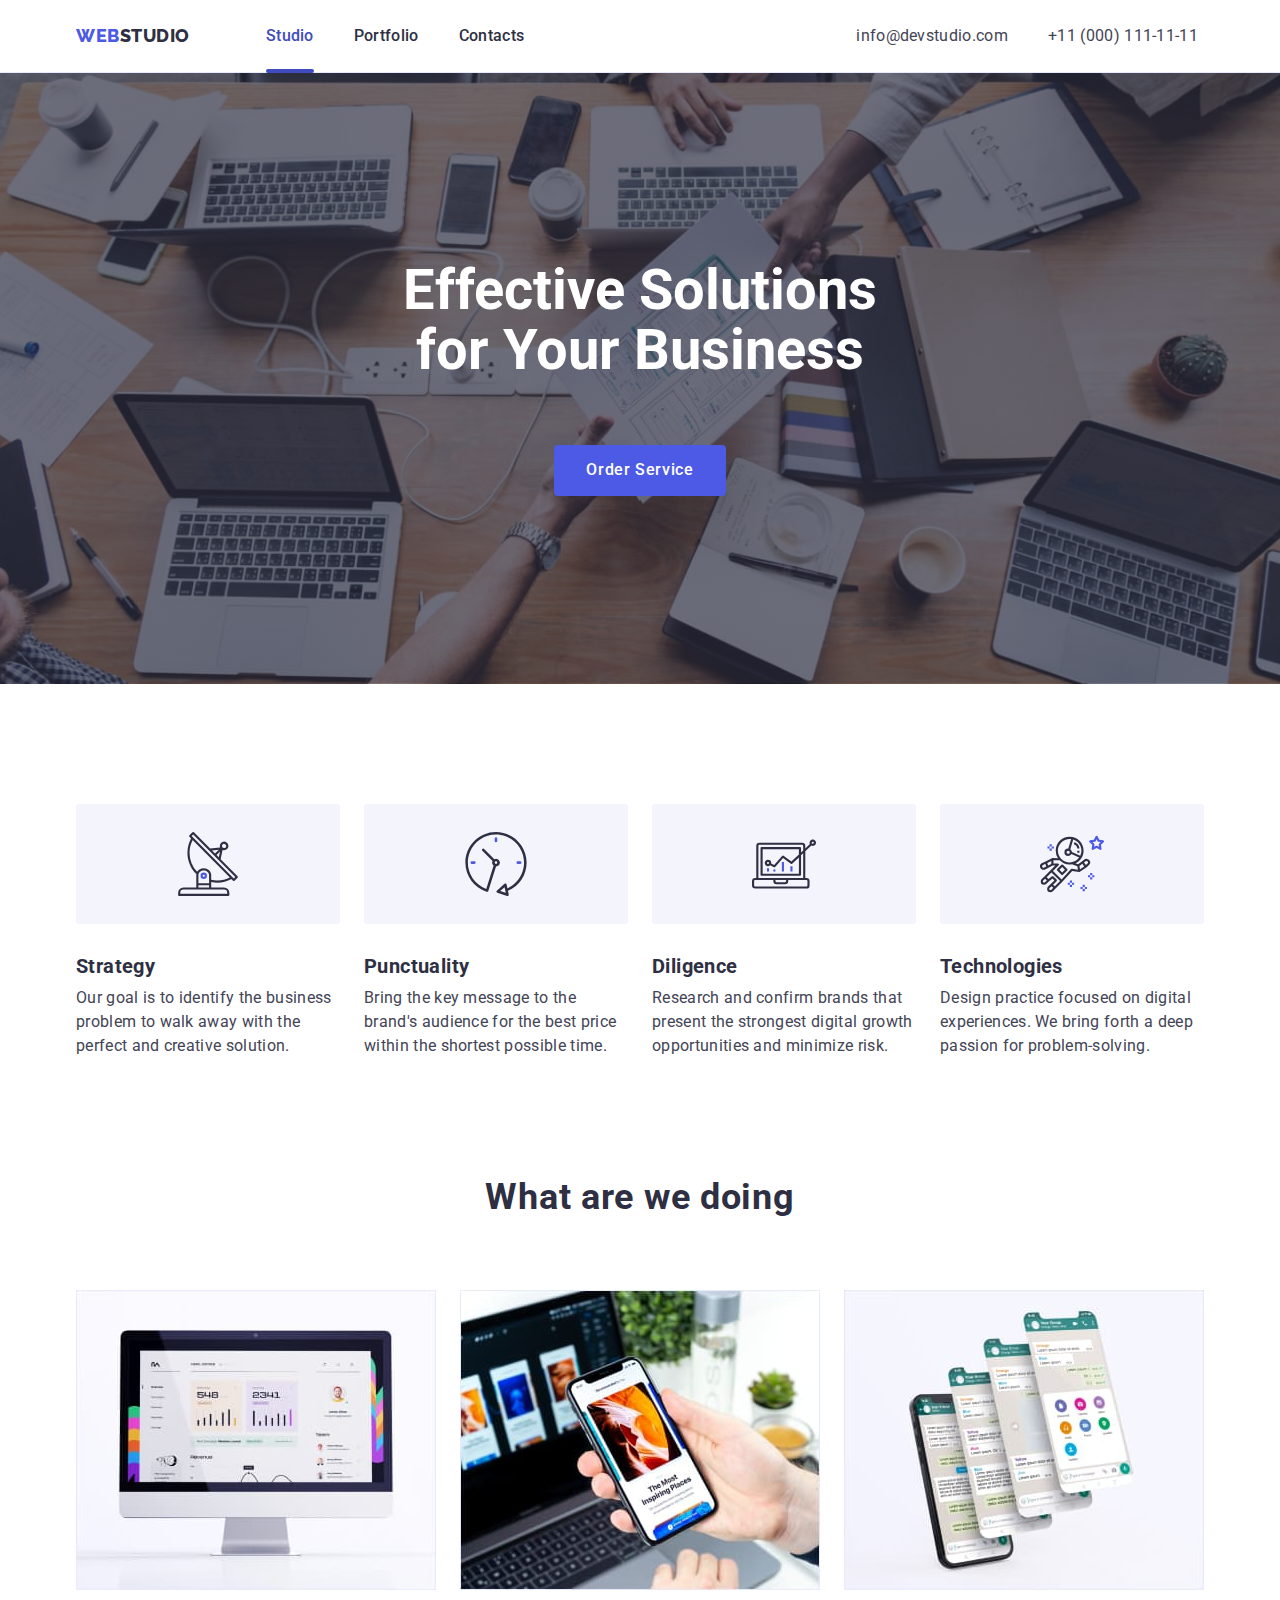
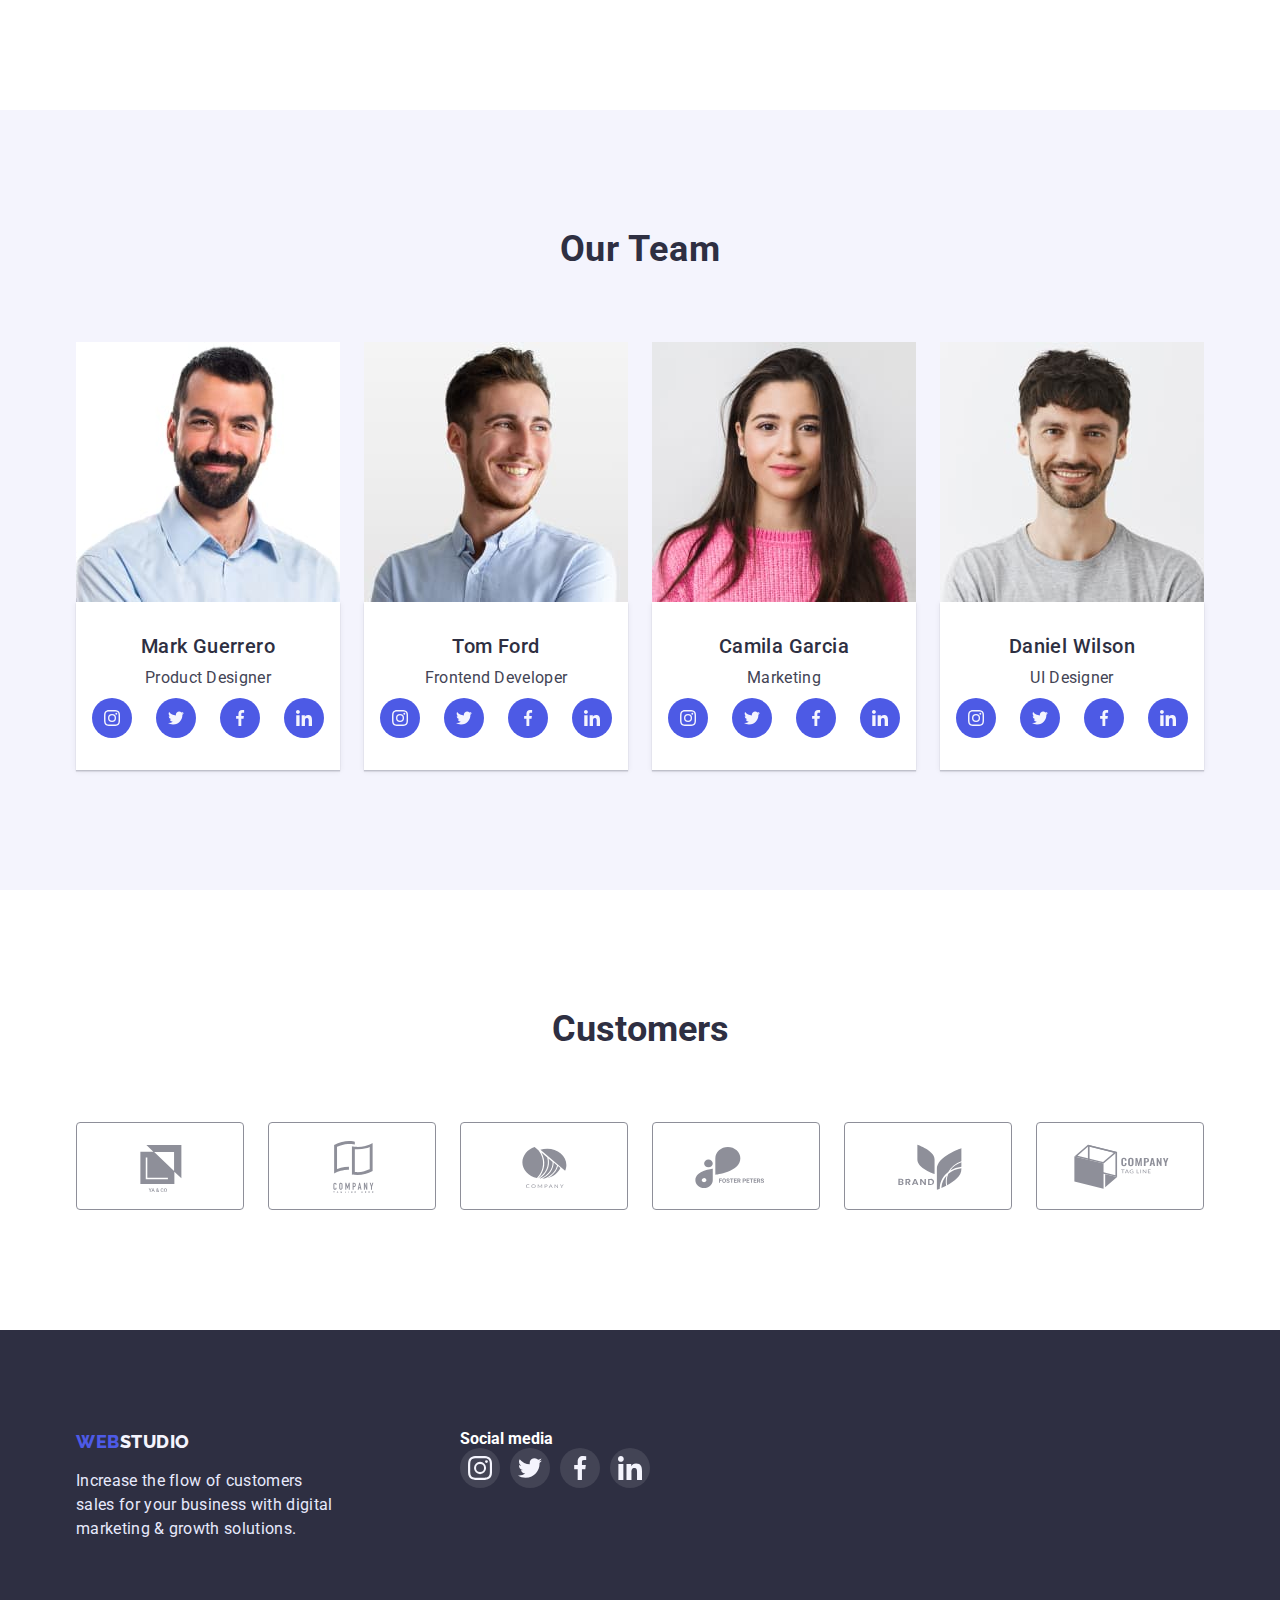
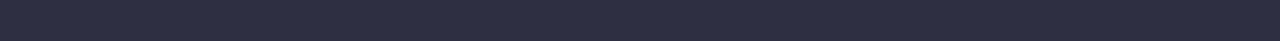
<file: index.html>
<!DOCTYPE html>
<html lang="en">

<head>
    <meta charset="UTF-8">
    <meta http-equiv="X-UA-Compatible" content="IE=edge">
    <meta name="viewport" content="width=device-width, initial-scale=1.0">
    <link rel="stylesheet"
        href="https://cdnjs.cloudflare.com/ajax/libs/modern-normalize/1.1.0/modern-normalize.min.css">
    <link rel="stylesheet" href="./css/styles.css">
    <link
        href="https://fonts.googleapis.com/css2?family=Raleway:wght@700;800&family=Roboto:wght@400;500;700;900&display=swap"
        rel="stylesheet">
    <title>Document</title>
</head>

<body>
    <header class="header">
        <div class="container ">
            <nav class="navation">
                <a href="" class="logo">WEB<span class="logo-studio">STUDIO</span></a>
                <ul class="list-nav list">
                    <li class="item-nav"><a class="link-nav active" href="./index.html">Studio</a></li>
                    <li class="item-nav"><a class="link-nav" href="./portfolio.html">Portfolio</a></li>
                    <li class="item-nav"><a class="link-nav" href="">Contacts</a></li>
                </ul>

                <address class="address">
                    <ul class="list-address list">
                        <li class="item-address"><a class="link-address"
                                href="mailto:info@devstudio.com">info@devstudio.com</a></li>
                        <li class="item-address"><a class="link-address" href="tel:+110001111111">+11 (000)
                                111-11-11</a>
                        </li>
                    </ul>
                </address>
            </nav>
        </div>
    </header>

    <main class="content">
        <section class="section-hero section">
            <div class="container ">
                <h1 class="hero-title">Effective Solutions <br>for Your Business</h1>
                <button class="hero-button" type="button" data-modal-open>Order Service</button>
            </div>
            <div class="backdrop is-hidden" data-modal>
                <div class="modal">
                    <button type="button" class="close-btn" data-modal-close>
                        <svg class="close-icon">
                            <use href="./images/symbol-defs.svg#close"></use>
                        </svg>
                    </button>
                </div>
            </div>
        </section>
        <section class="section our-qualities">
            <div class="container">

                <h2 class="subtitle invisible">our qualities</h2>
                <ul class="list">
                    <li class="item item-qualities">
                        <div class="div-icon">
                            <svg class="icon" width="64" height="64">
                                <use href="./images/symbol-defs.svg#antenna"></use>
                            </svg>
                        </div>
                        <h3 class="quality-title">Strategy</h3>
                        <p class="quality-text">Our goal is to identify the business
                            problem to walk away with the perfect and creative solution.</p>
                    </li>
                    <li class="item item-qualities">
                        <div class="div-icon">
                            <svg class="icon" width="64" height="64">
                                <use href="./images/symbol-defs.svg#clock"></use>
                            </svg>
                        </div>
                        <h3 class="quality-title">Punctuality</h3>
                        <p class="quality-text">Bring the key message to the brand's audience for the best price
                            within
                            the
                            shortest possible
                            time.</p>
                    </li>
                    <li class="item item-qualities">
                        <div class="div-icon">
                            <svg class="icon" width="64" height="64">
                                <use href="./images/symbol-defs.svg#diagram"></use>
                            </svg>
                        </div>
                        <h3 class="quality-title">Diligence</h3>
                        <p class="quality-text">Research and confirm brands that present the strongest digital
                            growth
                            opportunities and minimize
                            risk.</p>
                    </li>
                    <li class="item item-qualities">
                        <div class="div-icon">
                            <svg class="icon" width="64" height="64">
                                <use href="./images/symbol-defs.svg#astronaut"></use>
                            </svg>
                        </div>
                        <h3 class="quality-title">Technologies</h3>
                        <p class="quality-text">Design practice focused on digital experiences. We bring forth a
                            deep
                            passion for
                            problem-solving.</p>
                    </li>
                </ul>
            </div>
        </section>

        <section class="section-what">
            <div class="container">
                <h2 class="subtitle-what">What are we doing</h2>
                <ul class="list">
                    <li class="item"><img class="images" src="./images/computer.jpg" alt="computer" width="360"></li>
                    <li class="item"><img class="images" src="./images/notebook.jpg" alt="notebook" width="360"></li>
                    <li class="item"><img class="images" src="./images/smartphone.jpg" alt="smartphone" width="360">
                    </li>
                </ul>
            </div>
        </section>


        <section class="section-team section">
            <div class="container team-div-section">
                <h2 class="team-title">Our Team</h2>
                <ul class="list">
                    <li class="item">
                        <img class="images" src="./images/mark_guerrero.jpg" alt="Mark Guerrero" width="264">
                        <div class="team-div">
                            <h3 class="team-subtitle mark">Mark Guerrero</h3>
                            <p class="team-text">Product Designer</p>
                            <ul class="social-team">
                                <li class="social-item"><a href="" class="icon-social"><svg class="icon-soc" width="16"
                                            height="16">
                                            <use href="./images/symbol-defs.svg#instagram"></use>
                                        </svg></a></li>
                                <li class="social-item"><a href="" class="icon-social"><svg class="icon-soc" width="16"
                                            height="16">
                                            <use href="./images/symbol-defs.svg#twitter"></use>
                                        </svg></a></li>
                                <li class="social-item"><a href="" class="icon-social"><svg class="icon-soc" width="16"
                                            height="16">
                                            <use href="./images/symbol-defs.svg#facebook"></use>
                                        </svg></a></li>
                                <li class="social-item"><a href="" class="icon-social"><svg class="icon-soc" width="16"
                                            height="16">
                                            <use href="./images/symbol-defs.svg#linkedin"></use>
                                        </svg></a></li>
                            </ul>
                        </div>
                    </li>
                    <li class="item">
                        <img class="images" src="./images/tom_ford.jpg" alt="Tom Ford" width="264">
                        <div class="team-div">
                            <h3 class="team-subtitle">Tom Ford</h3>
                            <p class="team-text">Frontend Developer</p>
                            <ul class="social-team">
                                <li class="social-item"><a href="" class="icon-social"><svg class="icon-soc" width="16"
                                            height="16">
                                            <use href="./images/symbol-defs.svg#instagram"></use>
                                        </svg></a></li>
                                <li class="social-item"><a href="" class="icon-social"><svg class="icon-soc" width="16"
                                            height="16">
                                            <use href="./images/symbol-defs.svg#twitter"></use>
                                        </svg></a></li>
                                <li class="social-item"><a href="" class="icon-social"><svg class="icon-soc" width="16"
                                            height="16">
                                            <use href="./images/symbol-defs.svg#facebook"></use>
                                        </svg></a></li>
                                <li class="social-item"><a href="" class="icon-social"><svg class="icon-soc" width="16"
                                            height="16">
                                            <use href="./images/symbol-defs.svg#linkedin"></use>
                                        </svg></a></li>
                            </ul>
                        </div>
                    </li>
                    <li class="item">
                        <img class="images" src="./images/camila_garcia.jpg" alt="Camila Garcia" width="264">
                        <div class="team-div">
                            <h3 class="team-subtitle">Camila Garcia</h3>
                            <p class="team-text">Marketing</p>
                            <ul class="social-team">
                                <li class="social-item"><a href="" class="icon-social"><svg class="icon-soc" width="16"
                                            height="16">
                                            <use href="./images/symbol-defs.svg#instagram"></use>
                                        </svg></a></li>
                                <li class="social-item"><a href="" class="icon-social"><svg class="icon-soc" width="16"
                                            height="16">
                                            <use href="./images/symbol-defs.svg#twitter"></use>
                                        </svg></a></li>
                                <li class="social-item"><a href="" class="icon-social"><svg class="icon-soc" width="16"
                                            height="16">
                                            <use href="./images/symbol-defs.svg#facebook"></use>
                                        </svg></a></li>
                                <li class="social-item"><a href="" class="icon-social"><svg class="icon-soc" width="16"
                                            height="16">
                                            <use href="./images/symbol-defs.svg#linkedin"></use>
                                        </svg></a></li>
                            </ul>
                        </div>
                    </li>
                    <li class="item">
                        <img class="images" src="./images/daniel_wilson.jpg" alt="Daniel Wilson" width="264">
                        <div class="team-div">
                            <h3 class="team-subtitle">Daniel Wilson</h3>
                            <p class="team-text">UI Designer</p>
                            <ul class="social-team">
                                <li class="social-item"><a href="" class="icon-social"><svg class="icon-soc" width="16"
                                            height="16">
                                            <use href="./images/symbol-defs.svg#instagram"></use>
                                        </svg></a></li>
                                <li class="social-item"><a href="" class="icon-social"><svg class="icon-soc" width="16"
                                            height="16">
                                            <use href="./images/symbol-defs.svg#twitter"></use>
                                        </svg></a></li>
                                <li class="social-item"><a href="" class="icon-social"><svg class="icon-soc" width="16"
                                            height="16">
                                            <use href="./images/symbol-defs.svg#facebook"></use>
                                        </svg></a></li>
                                <li class="social-item"><a href="" class="icon-social"><svg class="icon-soc" width="16"
                                            height="16">
                                            <use href="./images/symbol-defs.svg#linkedin"></use>
                                        </svg></a></li>
                            </ul>
                        </div>
                    </li>
                </ul>
            </div>
        </section>
        <section class="section_custumers">
            <div class="div-commpany">
                <h2 class="title-customers">Customers</h2>
                <ul class="list-commpany">
                    <li class="social-commpany"><a href="" class="commpany"><svg class="icon-commpany" width="104"
                                height="56">
                                <use href="./images/symbol-defs.svg#Logo"></use>
                            </svg></a></li>
                    <li class="social-commpany"><a href="" class="commpany"><svg class="icon-commpany" width="104"
                                height="56">
                                <use href="./images/symbol-defs.svg#Logo-1"></use>
                            </svg></a></li>
                    <li class="social-commpany"><a href="" class="commpany"><svg class="icon-commpany" width="104"
                                height="56">
                                <use href="./images/symbol-defs.svg#Logo-2"></use>
                            </svg></a></li>
                    <li class="social-commpany"><a href="" class="commpany"><svg class="icon-commpany" width="104"
                                height="56">
                                <use href="./images/symbol-defs.svg#Logo-3"></use>
                            </svg></a></li>
                    <li class="social-commpany"><a href="" class="commpany"><svg class="icon-commpany" width="104"
                                height="56">
                                <use href="./images/symbol-defs.svg#Logo-4"></use>
                            </svg></a></li>
                    <li class="social-commpany"><a href="" class="commpany"><svg class="icon-commpany" width="104"
                                height="56">
                                <use href="./images/symbol-defs.svg#Logo-5"></use>
                            </svg></a></li>
                </ul>
            </div>
        </section>
    </main>

    <footer class="footer">
        <div class="container footer-container">
            <div class="div-posicion">
                <div class="div-web">
                    <a href="" class="logo">WEB<span class="logo-footer">STUDIO</span></a>
                    <p class="text-footer">Increase the flow of customers sales for your business with digital marketing
                        &
                        growth solutions.</p>
                </div>
                <div class="footer-social">
                    <h4 class="footer-title-social">Social media</h4>
                    <ul class="footer-list-social list">
                        <li class="social-item-footer"><a href="" class="icon-social-footer"><svg class="icon-soc"
                                    width="24" height="24">
                                    <use href="./images/symbol-defs.svg#instagram"></use>
                                </svg></a></li>
                        <li class="social-item-footer"><a href="" class="icon-social-footer"><svg class="icon-soc"
                                    width="24" height="24">
                                    <use href="./images/symbol-defs.svg#twitter"></use>
                                </svg></a></li>
                        <li class="social-item-footer"><a href="" class="icon-social-footer"><svg class="icon-soc"
                                    width="24" height="24">
                                    <use href="./images/symbol-defs.svg#facebook"></use>
                                </svg></a></li>
                        <li class="social-item-footer"><a href="" class="icon-social-footer"><svg class="icon-soc"
                                    width="24" height="24">
                                    <use href="./images/symbol-defs.svg#linkedin"></use>
                                </svg></a></li>
                    </ul>
                </div>
            </div>
        </div>
    </footer>
    <script src="./js/modal.js"></script>
</body>

</html>
</file>
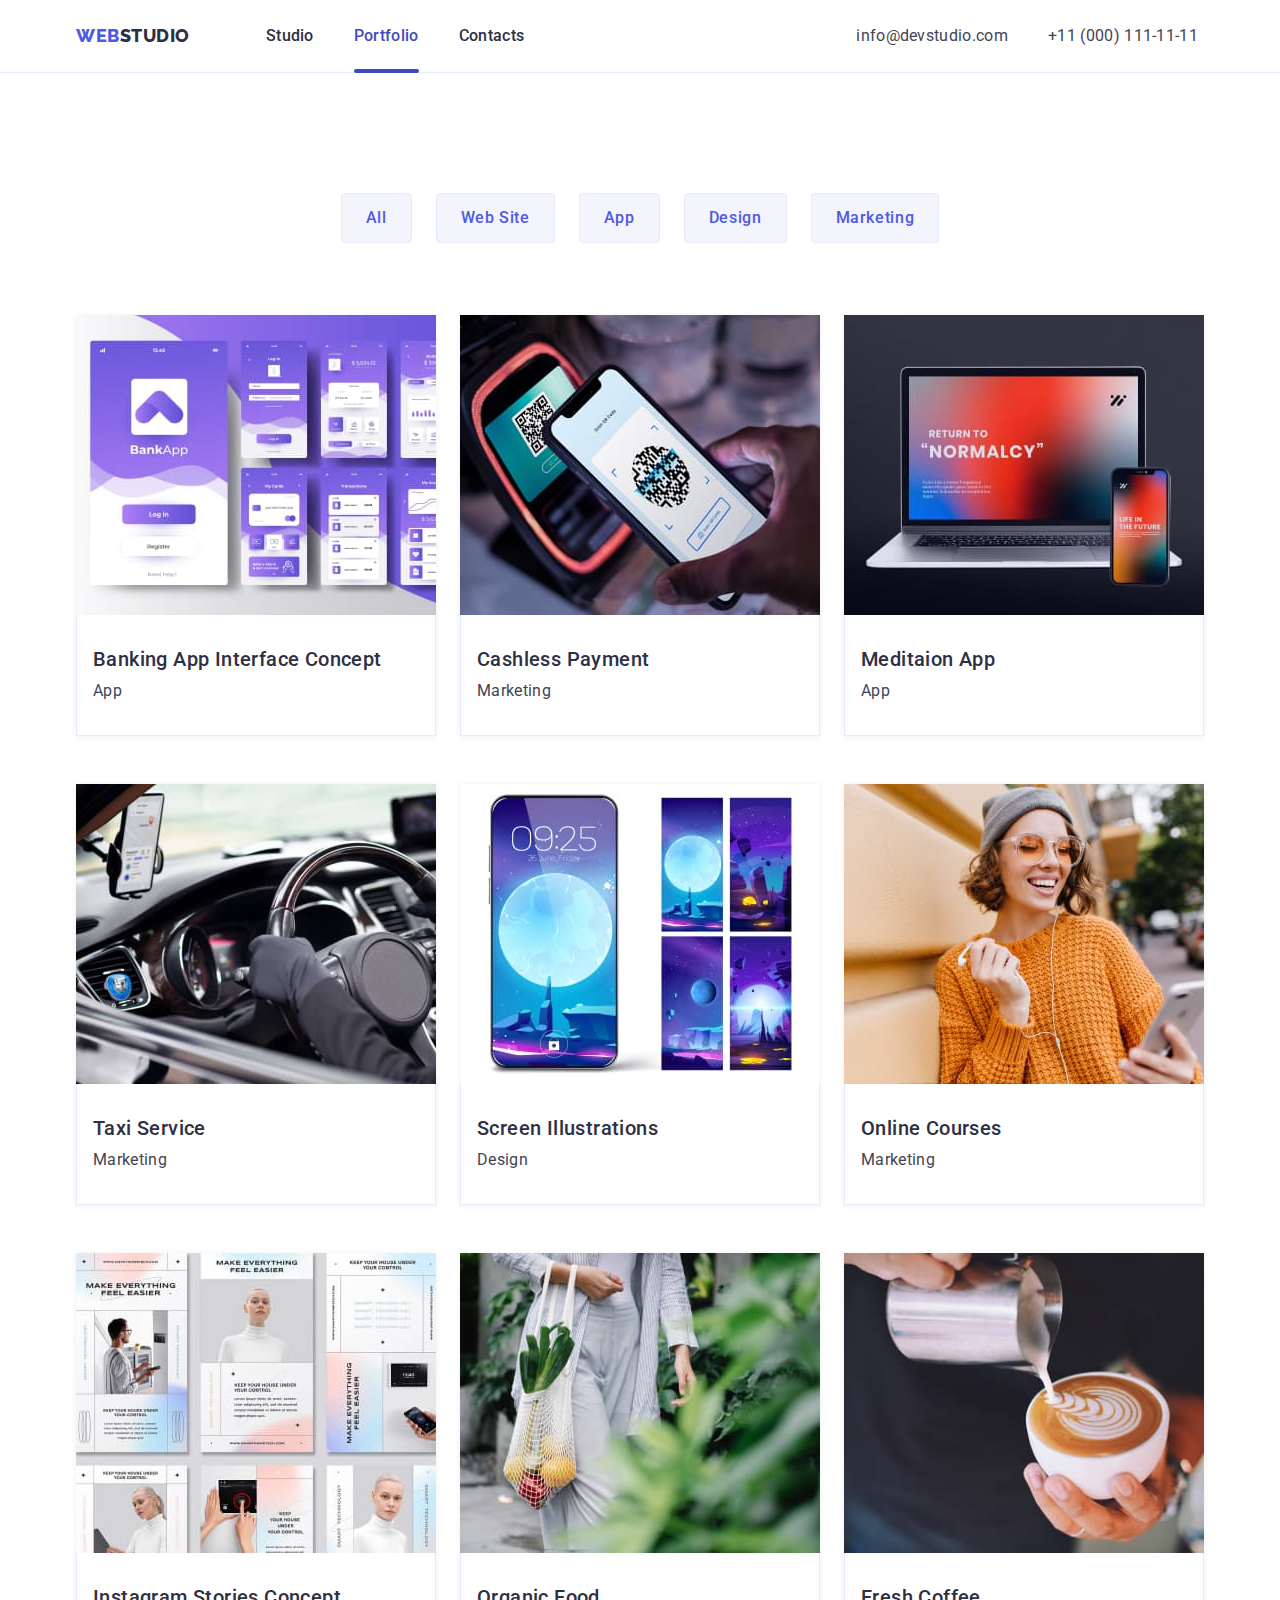
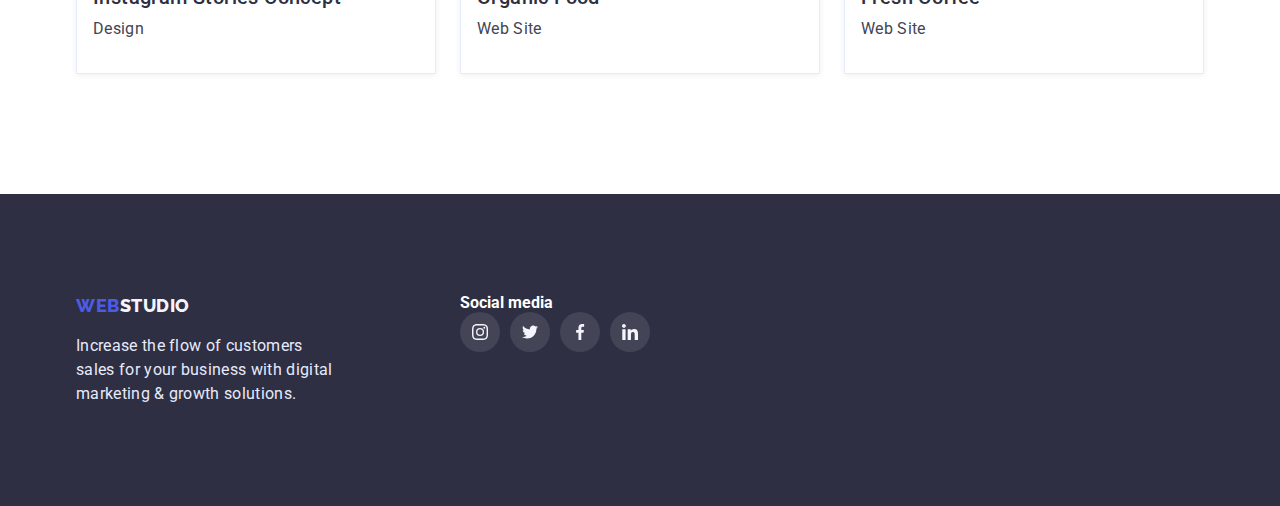
<file: portfolio.html>
<!DOCTYPE html>
<html lang="en">

<head>
    <meta charset="UTF-8">
    <meta http-equiv="X-UA-Compatible" content="IE=edge">
    <meta name="viewport" content="width=device-width, initial-scale=1.0">
    <link rel="stylesheet"
        href="https://cdnjs.cloudflare.com/ajax/libs/modern-normalize/1.1.0/modern-normalize.min.css">
    <link rel="stylesheet" href="./css/styles.css">
    <link
        href="https://fonts.googleapis.com/css2?family=Raleway:wght@700;800&family=Roboto:wght@400;500;700;900&display=swap"
        rel="stylesheet">
    <title>Document</title>
</head>

<body>
    <header class="header">
        <div class="container ">
            <nav class="navation">
                <a href="" class="logo">WEB<span class="logo-studio">STUDIO</span></a>
                <ul class="list-nav list">
                    <li class="item-nav"><a class="link-nav" href="./index.html">Studio</a></li>
                    <li class="item-nav"><a class="link-nav active" href="./portfolio.html">Portfolio</a></li>
                    <li class="item-nav"><a class="link-nav" href="">Contacts</a></li>
                </ul>

                <address class="address">
                    <ul class="list-address list">
                        <li class="item-address"><a class="link-address"
                                href="mailto:info@devstudio.com">info@devstudio.com</a></li>
                        <li class="item-address"><a class="link-address" href="tel:+110001111111">+11 (000)
                                111-11-11</a>
                        </li>
                    </ul>
                </address>
            </nav>
        </div>
    </header>

    <main>
        <section class="section-portfolio">
            <div class="container">
                <h1 class="title-portfolio">Portfolio</h1>
                <ul class="list-button">
                    <li class="item-portfolio"><button class="button-portfolio" type="button">All</button></li>
                    <li class="item-portfolio"><button class="button-portfolio" type="button">Web Site</button></li>
                    <li class="item-portfolio"><button class="button-portfolio" type="button">App</button></li>
                    <li class="item-portfolio"><button class="button-portfolio" type="button">Design</button></li>
                    <li class="item-portfolio"><button class="button-portfolio" type="button">Marketing</button></li>
                </ul>
                <ul class="list-portfolio">

                    <li class="item-images">
                        <a href="" class="portfolio-link">
                            <div class="portfolio-thumb">
                                <div class="portfolio-overlay">
                                    <p class="transition-text">
                                        14 Stylish and User-Friendly App Design Concepts · Task
                                        Manager App · Calorie Tracker App · Exotic Fruit Ecommerce
                                        App · Cloud Storage App
                                    </p>
                                </div>

                                <img class="images" src="./images-portfolio/application.jpg" alt="application"
                                    Width="360" Height="300">
                            </div>
                            <div class="class images-div">
                                <h2 class="subtitle-portfolio">Banking App Interface Concept</h2>
                                <p class="text-portfolio">App</p>
                            </div>
                        </a>
                    </li>
                    <li class="item-images">
                        <a href="" class="portfolio-link">
                            <div class="portfolio-thumb">
                                <div class="portfolio-overlay">
                                    <p class="transition-text">
                                        14 Stylish and User-Friendly App Design Concepts · Task
                                        Manager App · Calorie Tracker App · Exotic Fruit Ecommerce
                                        App · Cloud Storage App
                                    </p>
                                </div>
                                <img class="images" src="./images-portfolio/contactless-payment.jpg"
                                    alt="contactless_payment" width="360" height="300">
                            </div>
                            <div class="class images-div">
                                <h2 class="subtitle-portfolio">Cashless Payment</h2>
                                <p class="text-portfolio">Marketing</p>
                            </div>
                        </a>
                    </li>
                    <li class="item-images">
                        <a href="" class="portfolio-link">
                            <div class="portfolio-thumb">
                                <div class="portfolio-overlay">
                                    <p class="transition-text">
                                        14 Stylish and User-Friendly App Design Concepts · Task
                                        Manager App · Calorie Tracker App · Exotic Fruit Ecommerce
                                        App · Cloud Storage App
                                    </p>
                                </div>
                                <img class="images" src="./images-portfolio/notebook.jpg" alt="notebook" width="360"
                                    height="300">
                            </div>
                            <div class="class images-div">
                                <h2 class="subtitle-portfolio">Meditaion App</h2>
                                <p class="text-portfolio">App</p>
                            </div>
                        </a>
                    </li>
                    <li class="item-images">
                        <a href="" class="portfolio-link">
                            <div class="portfolio-thumb">
                                <div class="portfolio-overlay">
                                    <p class="transition-text">
                                        14 Stylish and User-Friendly App Design Concepts · Task
                                        Manager App · Calorie Tracker App · Exotic Fruit Ecommerce
                                        App · Cloud Storage App
                                    </p>
                                </div>
                                <img class="images" src="./images-portfolio/car.jpg" alt="car" width="360" height="300">
                            </div>
                            <div class="class images-div">
                                <h2 class="subtitle-portfolio">Taxi Service</h2>
                                <p class="text-portfolio">Marketing</p>
                            </div>
                        </a>
                    <li class="item-images">
                        <a href="" class="portfolio-link">
                            <div class="portfolio-thumb">
                                <div class="portfolio-overlay">
                                    <p class="transition-text">
                                        14 Stylish and User-Friendly App Design Concepts · Task
                                        Manager App · Calorie Tracker App · Exotic Fruit Ecommerce
                                        App · Cloud Storage App
                                    </p>
                                </div>
                                <img class="images" src="./images-portfolio/smartphone.jpg" alt="smartphone" width="360"
                                    height="300">
                            </div>
                            <div class="class images-div">
                                <h2 class="subtitle-portfolio">Screen Illustrations</h2>
                                <p class="text-portfolio">Design</p>
                            </div>
                        </a>
                    </li>
                    <li class="item-images">
                        <a href="" class="portfolio-link">
                            <div class="portfolio-thumb">
                                <div class="portfolio-overlay">
                                    <p class="transition-text">
                                        14 Stylish and User-Friendly App Design Concepts · Task
                                        Manager App · Calorie Tracker App · Exotic Fruit Ecommerce
                                        App · Cloud Storage App
                                    </p>
                                </div>
                                <img class="images" src="./images-portfolio/gilr.jpg" alt="gilr" width="360"
                                    height="300">
                            </div>
                            <div class="class images-div">
                                <h2 class="subtitle-portfolio">Online Courses</h2>
                                <p class="text-portfolio">Marketing</p>
                            </div>
                        </a>
                    </li>
                    <li class="item-images">
                        <a href="" class="portfolio-link">
                            <div class="portfolio-thumb">
                                <div class="portfolio-overlay">
                                    <p class="transition-text">
                                        14 Stylish and User-Friendly App Design Concepts · Task
                                        Manager App · Calorie Tracker App · Exotic Fruit Ecommerce
                                        App · Cloud Storage App
                                    </p>
                                </div>
                                <img class="images" src="./images-portfolio/website.jpg" alt="website" width="360"
                                    height="300">
                            </div>
                            <div class="class images-div">
                                <h2 class="subtitle-portfolio">Instagram Stories Concept</h2>
                                <p class="text-portfolio">Design</p>
                            </div>
                        </a>
                    </li>
                    <li class="item-images">
                        <a href="" class="portfolio-link">
                            <div class="portfolio-thumb">
                                <div class="portfolio-overlay">
                                    <p class="transition-text">
                                        14 Stylish and User-Friendly App Design Concepts · Task
                                        Manager App · Calorie Tracker App · Exotic Fruit Ecommerce
                                        App · Cloud Storage App
                                    </p>
                                </div>
                                <img class="images" src="./images-portfolio/fruit.jpg" alt="fruit" width="360"
                                    height="300">
                            </div>
                            <div class="class images-div">
                                <h2 class="subtitle-portfolio">Organic Food</h2>
                                <p class="text-portfolio">Web Site</p>
                            </div>
                        </a>
                    </li>
                    <li class="item-images">
                        <a href="" class="portfolio-link">
                            <div class="portfolio-thumb">
                                <div class="portfolio-overlay">
                                    <p class="transition-text">
                                        14 Stylish and User-Friendly App Design Concepts · Task
                                        Manager App · Calorie Tracker App · Exotic Fruit Ecommerce
                                        App · Cloud Storage App
                                    </p>
                                </div>
                                <img class="images" src="./images-portfolio/coffee.jpg" alt="coffee" width="360"
                                    height="300">
                            </div>
                            <div class="class images-div">
                                <h2 class="subtitle-portfolio">Fresh Coffee</h2>
                                <p class="text-portfolio">Web Site</p>
                            </div>
                        </a>
                    </li>
                </ul>
            </div>
        </section>
    </main>
    <footer class="footer">
        <div class="container footer-container">
            <div class="div-posicion">
                <div class="div-web">
                    <a href="" class="logo">WEB<span class="logo-footer">STUDIO</span></a>
                    <p class="text-footer">Increase the flow of customers sales for your business with digital marketing
                        &
                        growth solutions.</p>
                </div>
                <div class="footer-social">
                    <h4 class="footer-title-social">Social media</h4>
                    <ul class="footer-list-social list">
                        <li class="social-item-footer"><a href="" class="icon-social-footer"><svg class="icon-soc"
                                    width="16" height="16">
                                    <use href="./images/symbol-defs.svg#instagram"></use>
                                </svg></a></li>
                        <li class="social-item-footer"><a href="" class="icon-social-footer"><svg class="icon-soc"
                                    width="16" height="16">
                                    <use href="./images/symbol-defs.svg#twitter"></use>
                                </svg></a></li>
                        <li class="social-item-footer"><a href="" class="icon-social-footer"><svg class="icon-soc"
                                    width="16" height="16">
                                    <use href="./images/symbol-defs.svg#facebook"></use>
                                </svg></a></li>
                        <li class="social-item-footer"><a href="" class="icon-social-footer"><svg class="icon-soc"
                                    width="16" height="16">
                                    <use href="./images/symbol-defs.svg#linkedin"></use>
                                </svg></a></li>
                    </ul>
                </div>
            </div>
        </div>
    </footer>
</body>

</html>
</file>
<file: css/styles.css>
:root {
    --primary-header-color: #2E2F42;
    --body-color: #434455;
    --color-white: #ffffff;
    --color-footer: #E7E9FC;
    --color-hover: #404BBF;
    --color-logo-web: #4D5AE5;
    --team-background-color: #F4F4FD;
    --background: #FFFFFF;
    --color-border: #8E8F99;
    --background-footer-icon: #31D0AA;
    --icon-commpany: #AFB1B8;
    --cubic: cubic-bezier(0.4, 0, 0.2, 1);
}

.invisible {
    display: none;
}

h1,
h2,
h3,
h4,
h5,
h6,
p {
    margin: 0;
}

body {
    font-family: 'Roboto', sans-serif;
    color: var(--body-color);
}

.container {
    margin-left: auto;
    margin-right: auto;
    padding-left: 15px;
    padding-right: 15px;
    width: 1158px;
}

.section {
    padding-top: 120px;
}

/*header*/
.header {
    border-bottom: 1px solid var(--color-footer);
}

.logo {
    color: var(--color-logo-web);
    font-family: 'Raleway';
    font-weight: 800;
    font-size: 18px;
    line-height: 1.33;
    letter-spacing: 0.03em;
    text-decoration: none;
}

.logo-studio {
    color: var(--primary-header-color);
}


.list {
    padding: 0;
    margin: 0;
    list-style: none;
}

.link-nav:hover,
.link-nav:focus {
    color: var(--color-hover)
}



.list-nav {
    display: flex;
    margin-left: 76px;

}

.item-nav+.item-nav {
    margin-left: 40px;
}

.link-nav {
    display: block;
    padding-top: 24px;
    padding-bottom: 24px;
    color: var(--primary-header-color);
    font-weight: 500;
    font-size: 16px;
    line-height: 1.5;
    letter-spacing: 0.02em;
    text-decoration: none;
    list-style: none;
    transition: color 250ms var(--cubic);
}


.link-nav.active {
    color: var(--color-hover);
    position: relative;
}

.active::after {
    position: absolute;
    bottom: -1px;
    content: "";
    display: block;
    width: 100%;
    height: 4px;
    background: #404bbf;
    border-radius: 2px;
}

.navation {
    display: flex;
    align-items: center;
    background: var(--background);
}

.list-address {
    display: flex;
    margin-left: 332px;
    ;
}

.item-address+.item-address {
    margin-left: 40px;
}

.link-address {
    display: inline-block;
    padding-top: 24px;
    padding-bottom: 24px;
    color: var(--body-color);
    font-style: normal;
    font-size: 16px;
    line-height: 1.5px;
    letter-spacing: 0.02em;
    text-decoration: none;
    list-style: none;
    transition: color 250ms var(--cubic);
}

.link-address:hover,
.link-address:focus {
    color: var(--color-hover)
}

/*hero*/
.section-hero {
    max-width: 1440px;
    margin-left: auto;
    margin-right: auto;
    text-align: center;
    background-color: var(--primary-header-color);
    background-image: linear-gradient(to right, rgba(46, 47, 66, 0.7), rgba(46, 47, 66, 0.7)), url(../images/people-office.jpg);
    background-repeat: no-repeat;
    background-position: 50% 50%;
    background-size: cover;
    padding-top: 188px;
    padding-bottom: 188px;
}

.hero-title {
    margin-left: 0;
    margin-right: 0;
    margin-top: 0;
    margin-bottom: 64px;
    color: var(--color-white);
    font-weight: 700;
    font-size: 56px;
    line-height: 1.07;
}

.hero-button {
    display: inline-block;
    cursor: pointer;
    border-radius: 4px;
    border: var(--color-logo-web);
    padding: 16px 32px;
    background-color: var(--color-logo-web);
    color: var(--color-white);
    font-family: inherit;
    font-weight: 500;
    font-size: 16px;
    line-height: 1.18;
    letter-spacing: 0.04em;
    transition: background-color 250ms var(--cubic);
}

.hero-button:hover,
.hero-button:focus {
    background-color: var(--color-hover);
    border: var(--color-hover);
}

/* модалка */
.backdrop {
    position: fixed;
    top: 0;
    left: 0;
    background-color: rgba(46, 47, 66, 0.4);
    width: 100%;
    height: 100%;
    opacity: 1;
    transition: opacity 250ms var(--cubic), visibility 250ms var(--cubic);
}

.is-hidden {
    visibility: hidden;
    opacity: 0;
    pointer-events: none;
}

.modal {
    position: absolute;
    left: 50%;
    top: 50%;
    min-width: 408px;
    min-height: 576px;

    padding: 24px;

    background: #fcfcfc;
    box-shadow: 0px 1px 1px rgba(0, 0, 0, 0.14), 0px 1px 3px rgba(0, 0, 0, 0.12),
        0px 2px 1px rgba(0, 0, 0, 0.2);
    border-radius: 4px;

    opacity: 1;
    transform: translate(-50%, -50%) scale(1);
    transition: transform 250ms var(--cubic), opacity 250ms var(--cubic);
}

.backdrop.is-hidden .modal {
    opacity: 0;
    transform: translate(-50%, -50%) scale(0.5);
}

.close-btn {
    position: absolute;
    top: 24px;
    right: 24px;

    display: flex;
    justify-content: center;
    align-items: center;

    width: 24px;
    height: 24px;

    border-radius: 50%;
    background: #e7e9fc;
    border: 1px solid rgba(0, 0, 0, 0.1);
    cursor: pointer;

    transition: backgroun-color 250ms var(--cubic), fill 250ms var(--cubic);
}

.close-btn:is(:hover, :focus) {
    background-color: var(--color-hover);
    fill: var(--background);
}

.close-icon {
    width: 8px;
    height: 8px;
}

/*section quality*/

.list {
    display: flex
}

.item-qualities {
    width: calc((100% - (24px * 3)) / 4);
}

.item+.item {
    margin-left: 24px;
}

.quality-title {
    margin-top: 0px;
    margin-bottom: 8px;
    color: var(--primary-header-color);
    font-weight: 700;
    font-size: 20px;
    line-height: 1.2;
    letter-spacing: 0.02em;
}

.quality-text {
    margin: 0;
    font-size: 16px;
    line-height: 1.5;
    letter-spacing: 0.02em;
}

/*section-what*/
.section-what {
    padding-top: 120px;
    padding-bottom: 120px;
}

.subtitle-what {
    margin: 0;
    color: var(--primary-header-color);
    font-weight: 700;
    font-size: 36px;
    line-height: 1.11;
    letter-spacing: 0.02em;
    text-align: center;
    margin-bottom: 72px;
    color: var(--primary-header-color);
    font-weight: 700;
    font-size: 36px;
    line-height: 1.11;
    letter-spacing: 0.02em;
}

/*section-oer team*/
.section-team {
    padding-bottom: 120px;
    background-color: var(--team-background-color);
}

.team-div {
    padding-top: 32px;
    padding-bottom: 32px;
}

.team-title {
    margin-top: 0;
    margin-bottom: 72px;
    color: var(--primary-header-color);
    font-weight: 700;
    font-size: 36px;
    line-height: 1.11;
    text-align: center;
    letter-spacing: 0.02em;
    text-transform: capitalize;
}

.team-subtitle {
    margin-top: 0;
    margin-bottom: 8px;
    color: var(--primary-header-color);
    font-weight: 500;
    font-size: 20px;
    line-height: 1.2;
    text-align: center;
    letter-spacing: 0.02em;
}

.images {
    display: block;
}

.team-text {
    margin-top: 0;
    margin-bottom: 8px;
    font-size: 16px;
    line-height: 1.5;
    text-align: center;
    letter-spacing: 0.02em;
}

.team-div {
    background-color: var(--background);
    box-shadow: 0px 1px 6px rgba(46, 47, 66, 0.08), 0px 1px 1px rgba(46, 47, 66, 0.16), 0px 2px 1px rgba(46, 47, 66, 0.08);
}

/*footer*/
.footer {
    background-color: var(--primary-header-color);
    padding-top: 100px;
    padding-bottom: 100px;
}



.logo-footer {
    color: var(--team-background-color);
    font-family: 'Raleway';
    font-weight: 800;
    font-size: 18px;
    line-height: 1.33;
    letter-spacing: 0.03em;
    text-decoration: none;
}

.text-footer {
    margin-top: 16px;
    margin-bottom: 0;
    width: 264px;
    color: var(--color-footer);
    font-size: 16px;
    line-height: 1.5;
    letter-spacing: 0.02em;
}

/*portfolio*/
.section-portfolio {
    padding-top: 120px;
    padding-bottom: 120px;
}

.title-portfolio {
    text-align: center;
}

.button-portfolio {
    padding-top: 12px;
    padding-bottom: 12px;
    padding-left: 24px;
    padding-right: 24px;
    border-radius: 4px;
    border: 1px solid var(--color-footer);
    background-color: var(--team-background-color);
    color: var(--color-logo-web);
    font-family: inherit;
    font-weight: 500;
    font-size: 16px;
    line-height: 1.5;
    letter-spacing: 0.04em;
    cursor: pointer;
    transition: color 250ms var(--cubic), box-shadow 250ms var(--cubic),
        background-color 250ms var(--cubic), border 250ms var(--cubic);
}

/*.item-portfolio:hover .item-portfolio:focus {
    color: var(--color-hover);
    border-radius: 4px;
    border: solid var(--color-hover);
}*/

.item-portfolio+.item-portfolio {
    margin-left: 24px;
}


.button-portfolio:hover,
.button-portfolio:focus {
    background-color: var(--color-logo-web);
    color: var(--team-background-color);
    border: 1px solid var(--color-hover);
    box-shadow: 0px 3px 1px rgba(0, 0, 0, 0.1), 0px 2px 1px rgba(0, 0, 0, 0.08), 0px 2px 2px rgba(0, 0, 0, 0.12);
}

.list-button {
    display: flex;
    list-style: none;
    justify-content: center;
    margin-top: 0;
    margin-bottom: 72px;
    padding: 0;
}

.list-portfolio {
    display: flex;
    flex-wrap: wrap;
    list-style: none;
    column-gap: 24px;
    row-gap: 48px;
    padding: 0;
    margin: 0;
}

.item-images {
    box-shadow: 0px 1px 6px rgba(46, 47, 66, 0.08);
    transition: color 250ms var(--cubic);
}

.item-images:hover,
.item-images:focus {
    box-shadow: 0px 1px 6px rgba(46, 47, 66, 0.08), 0px 1px 1px rgba(46, 47, 66, 0.16), 0px 2px 1px rgba(46, 47, 66, 0.08);
    ;
}


.title-portfolio {
    display: none;
    margin: 0;
}


.subtitle-portfolio {
    margin-top: 0;
    margin-bottom: 8px;
    color: var(--primary-header-color);
    font-weight: 500;
    font-size: 20px;
    line-height: 1.2;
    letter-spacing: 0.02em;
}


.text-portfolio {
    margin: 0;
    line-height: 1.5;
    letter-spacing: 0.02em;
}

.images-div {
    padding-top: 32px;
    padding-bottom: 32px;
    padding-left: 16px;
    border-bottom: 1px solid var(--color-footer);
    border-left: 1px solid var(--color-footer);
    border-right: 1px solid var(--color-footer);

}

/* технокпяяк */
.portfolio-link {
    text-decoration: none;
    color: currentColor;
}

.portfolio-thumb {
    position: relative;
    overflow: hidden;
}

.portfolio-overlay {
    position: absolute;
    top: 0;
    left: 0;
    width: 100%;
    height: 100%;
    background-color: var(--color-hover);
    padding: 40px 32px 0px;
    transform: translateY(100%);
    transition: transform 250ms var(--cubic);
}

.transition-text {
    font-size: 16px;
    line-height: 1.5;
    color: var(--team-background-color);
}

.item-images:hover .portfolio-overlay {
    transform: translateY(0);
}

/*icon*/

.div-icon {
    width: 100%;
    height: 120px;
    background-color: var(--back-svg);
    border-radius: 4px;
    display: flex;
    justify-content: center;
    align-items: center;
    margin-bottom: 30px;
    background-color: #F4F4FD;
    ;
}

.social-team {
    margin: 0;
    padding: 0;
    display: flex;
    justify-content: center;
    gap: 24px;
    list-style: none;
}

.social-item {
    width: 40px;
    height: 40px;
    gap: 10px;
    display: flex;
    align-items: center;
    justify-content: center;
    list-style: none;
}

/*section_custumers*/
.section_custumers {
    padding-top: 120px;
    padding-bottom: 120px;
}

.div-commpany {
    padding-left: 15px;
    padding-right: 15px;
    margin-left: auto;
    margin-right: auto;
    width: 1158px;
}

.title-customers {
    margin: 0;
    font-weight: 700;
    font-size: 36px;
    line-height: 1.11;
    text-align: center;
    margin-bottom: 72px;
    color: var(--primary-header-color);
    font-weight: 700;
    font-size: 36px;
    line-height: 1.11;
}

.list-commpany {
    margin: 0;
    padding: 0;
    list-style: none;
    display: flex;
    justify-content: space-between;
    gap: 20px;
    flex-wrap: wrap;
}

.social-commpany {
    width:
        168px;
    height:
        88px;

    align-items: center;
    justify-content: center;
    list-style: none;
}

.commpany {
    width: 100%;
    height: 100%;
    display: block;
    border: 1px solid var(--color-border);
    border-radius: 4px;
    display: flex;
    justify-content: center;
    align-items: center;
    color: var(--color-border);
    transition: color 250ms var(--cubic);
}

.commpany:hover,
.commpany:focus {
    color: var(--color-hover);
    border: 1px solid var(--color-hover);
}

.icon-commpany {
    justify-content: center;
    align-items: center;
    fill: currentColor;
}

.icon-commpany:hover,
.icon-commpany:focus {
    fill: var(--color-hover);
}


/* footer social */
.div-footer {
    padding-left: 15px;
    padding-right: 15px;
    width: 1158px;
    display: flex;
    flex-wrap: wrap;
}

.div-posicion {
    display: flex;

}

.div-web {
    margin-right: 120px;
}

.footer-list-social {
    gap: 10px;
}

.footer-title-social {
    color: var(--background);
}

.social-item-footer {
    width: 40px;
    height: 40px;
    display: flex;
    align-items: center;
    list-style: none;
}

.icon-soc {
    fill: var(--team-background-color);
}

.icon-social {
    width: 100%;
    height: 100%;
    background-color: var(--color-logo-web);
    border-radius: 50%;
    fill: var(--color-logo-web);
    display: flex;
    justify-content: center;
    align-items: center;
    transition: background-color 250ms var(--cubic);
}

.icon-social:hover,
.icon-social:focus {
    background-color: var(--color-hover);
    color: var(--team-background-color);
    border-radius: 50%;
}

.icon-social-footer {
    width: 100%;
    height: 100%;
    border-radius: 50%;
    display: flex;
    color: var(--team-background-color);
    justify-content: center;
    align-items: center;
    background: rgba(255, 255, 255, 0.1);
    transition: background-color 250ms var(--cubic);
}

.icon-social-footer:hover,
.icon-social-footer:focus {
    border-radius: 50%;
    background-color: var(--background-footer-icon);
    ;
}
</file>
